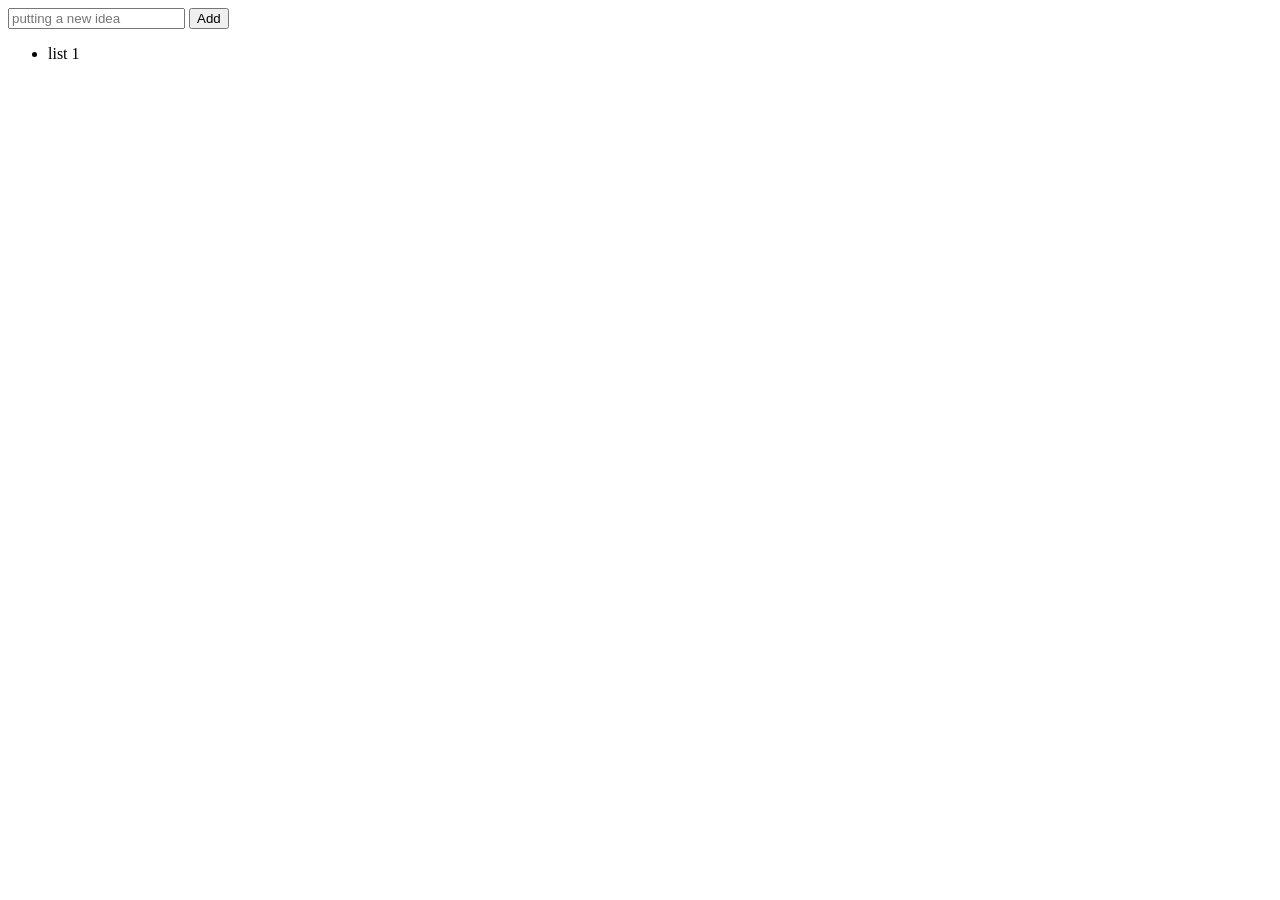
<file: PROGRAMMING/index.html>
<!DOCTYPE html>
<html lang="en">
<head>
    <meta charset="UTF-8">
    <meta name="viewport" content="width=device-width, initial-scale=1.0">
    <title>DOM Manipulation Examples</title>
    <link rel="stylesheet" href="style.css">
</head>
<body>
    <div class="InputSection">
        <input type="text" placeholder="putting a new idea">
        <button class="addBt">Add</button>
    </div>
    <ul class="Ideas">
        <li>list 1</li>
    </ul>
    <script src="script.js"></script>
</body>
</html>
</file>
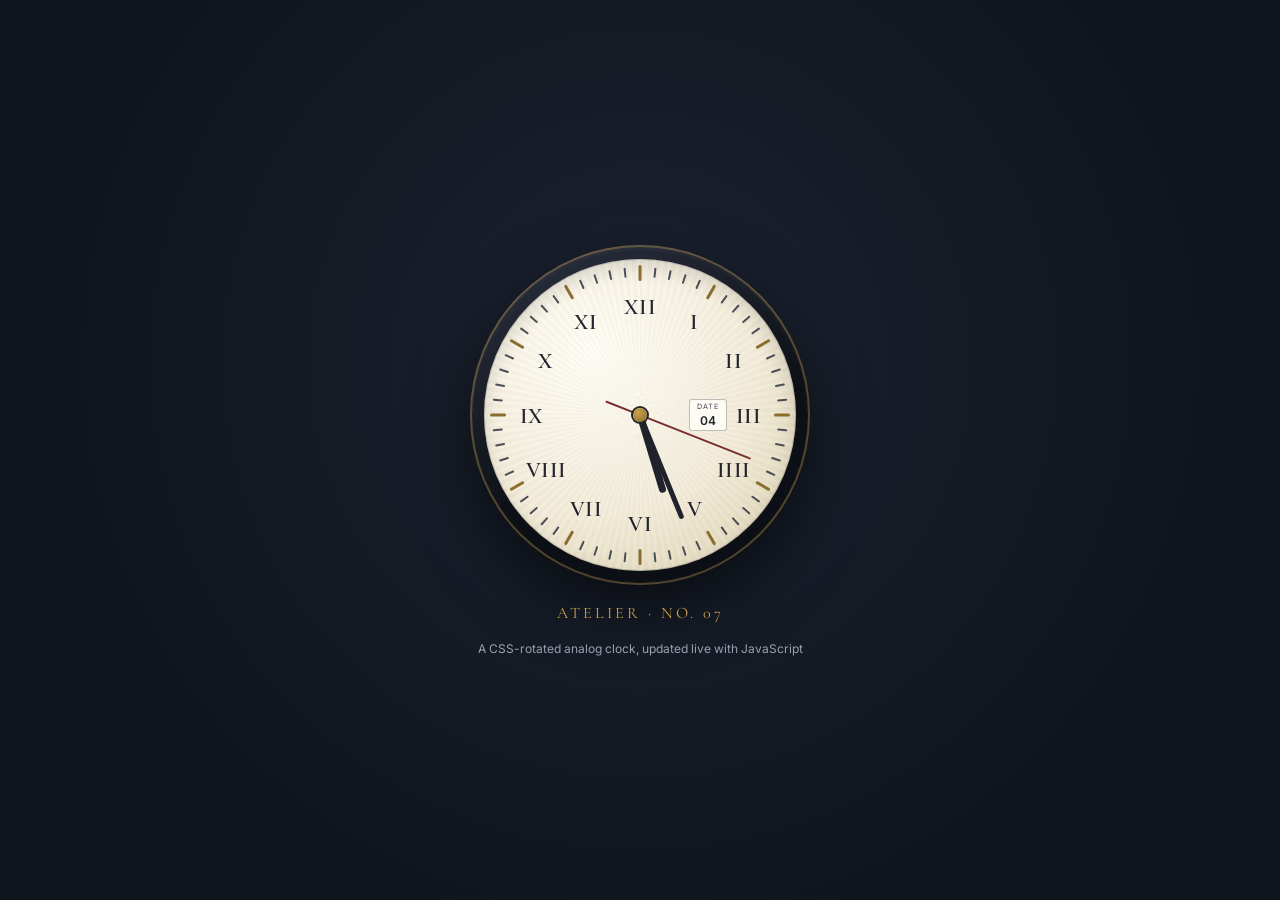
<file: PROGRAMMING/main.html>
<!DOCTYPE html>
<html lang="en">
<head>
  <meta charset="UTF-8" />
  <meta name="viewport" content="width=device-width, initial-scale=1.0" />
  <title>Analog Clock — HTML, CSS &amp; JavaScript Tutorial</title>

  <!-- Google Fonts: a serif face for the watch-style numerals, a sans face for UI text -->
  <link rel="preconnect" href="https://fonts.googleapis.com" />
  <link
    href="https://fonts.googleapis.com/css2?family=Cormorant+Garamond:wght@500;600;700&family=Inter:wght@400;500;600&display=swap"
    rel="stylesheet"
  />

  <link rel="stylesheet" href="main.css" />
</head>
<body>

  <main class="stage">

    <!--
      The clock has 3 layers:
        1. .clock-face   -> the dial itself (background, ticks, numerals, date window)
        2. .hand-container -> one per hand; each is a full-size, invisible square that
           we ROTATE. Rotating a full-size wrapper around its own center is the same
           as rotating its contents around the clock's center — this is the trick
           that makes the hand math simple in main.js.
        3. .center-cap   -> the little cap pin in the middle, on top of everything
    -->
    <div class="clock" id="clock">
      <div class="clock-face" id="clockFace">

        <!-- Tick marks (60 of them) and numerals (I–XII) are injected by main.js,
             so we don't have to hand-write 72 divs here. -->

        <div class="date-window">
          <span class="date-window__label">DATE</span>
          <span id="dateNumber">--</span>
        </div>

        <div class="hand-container" id="hourHand">
          <div class="hand hand--hour"></div>
        </div>

        <div class="hand-container" id="minuteHand">
          <div class="hand hand--minute"></div>
        </div>

        <div class="hand-container" id="secondHand">
          <div class="hand hand--second"></div>
          <div class="hand hand--second-tail"></div>
        </div>

        <div class="center-cap"></div>
      </div>
    </div>

    <p class="brand">ATELIER <span>·</span> No. 07</p>
    <p class="caption">A CSS-rotated analog clock, updated live with JavaScript</p>
  </main>

  <script src="main.js"></script>
</body>
</html>
</file>
<file: PROGRAMMING/style.css>
.style {
    color: rgb(157, 0, 255);
    font-size: 20px;
    font-weight: bold;
    background-color: rgb(85, 218, 255);
}
</file>
<file: PROGRAMMING/main.css>
/* ==========================================================================
   Analog Clock — Stylesheet
   Design idea: a small, quiet "wristwatch" dial — ivory face, brass/gold
   hour markers, an oxblood sweeping second hand — sitting on a dark stage.
   ========================================================================== */

:root {
  /* ---- Color tokens ---- */
  --bg-1: #10141c;
  --bg-2: #1b2230;
  --face: #f3ecd9;
  --face-shadow: #d9cfae;
  --ink: #20232b;
  --ink-soft: #4b4e57;
  --gold: #c9a24b;
  --gold-dark: #8a6d2f;
  --wine: #7a2e2e;
  --text-muted: #9aa0ad;

  /* ---- Sizing ---- */
  --clock-size: 340px;
}

* {
  box-sizing: border-box;
}

html, body {
  height: 100%;
}

body {
  margin: 0;
  min-height: 100vh;
  display: flex;
  align-items: center;
  justify-content: center;
  font-family: "Inter", sans-serif;
  background:
    radial-gradient(circle at 50% 40%, var(--bg-2), var(--bg-1) 70%);
  color: var(--text-muted);
}

.stage {
  display: flex;
  flex-direction: column;
  align-items: center;
  gap: 18px;
}

/* ==========================================================================
   Clock shell — the dark bezel around the dial
   ========================================================================== */

.clock {
  width: var(--clock-size);
  height: var(--clock-size);
  border-radius: 50%;
  padding: 14px;
  background:
    linear-gradient(155deg, #2b3140, #0c0f15 60%);
  box-shadow:
    0 25px 60px rgba(0, 0, 0, 0.55),
    inset 0 0 0 2px rgba(201, 162, 75, 0.35),
    inset 0 2px 6px rgba(255, 255, 255, 0.08);
}

/* ==========================================================================
   Clock face — the dial
   ========================================================================== */

.clock-face {
  position: relative;
  width: 100%;
  height: 100%;
  border-radius: 50%;
  background:
    repeating-conic-gradient(
      from 0deg,
      rgba(0, 0, 0, 0.02) 0deg 1.5deg,
      rgba(255, 255, 255, 0.02) 1.5deg 3deg
    ),
    radial-gradient(circle at 35% 30%, #fffdf6, var(--face) 55%, var(--face-shadow) 100%);
  box-shadow:
    inset 0 0 0 1px rgba(0, 0, 0, 0.15),
    inset 0 8px 18px rgba(0, 0, 0, 0.12);
}

/* ---- Ticks (generated by main.js) ----
   Each tick lives inside a full-size wrapper that gets rotated; see the
   comment in main.html / main.js for why that keeps the math simple. */

.tick-wrapper {
  position: absolute;
  inset: 0;
}

.tick {
  position: absolute;
  top: 8px;
  left: 50%;
  width: 2px;
  height: 10px;
  background: var(--ink-soft);
  transform: translateX(-50%);
  border-radius: 2px;
}

.tick--hour {
  top: 6px;
  width: 3px;
  height: 16px;
  background: var(--gold-dark);
}

/* ---- Numerals (generated by main.js) ---- */

.numeral-wrapper {
  position: absolute;
  inset: 0;
}

.numeral {
  position: absolute;
  top: 34px;
  left: 50%;
  transform: translate(-50%, 0) rotate(var(--counter-rotate, 0deg));
  font-family: "Cormorant Garamond", serif;
  font-weight: 600;
  font-size: 1.4rem;
  color: var(--ink);
  letter-spacing: 0.5px;
}

/* ---- Date window, like a small aperture on a real watch dial ---- */

.date-window {
  position: absolute;
  top: 50%;
  right: 22%;
  transform: translateY(-50%);
  display: flex;
  flex-direction: column;
  align-items: center;
  gap: 2px;
  padding: 3px 8px;
  background: #fdfbf4;
  border-radius: 3px;
  box-shadow: inset 0 0 0 1px rgba(0, 0, 0, 0.25);
}

.date-window__label {
  font-size: 0.45rem;
  letter-spacing: 1px;
  color: var(--ink-soft);
}

#dateNumber {
  font-family: "Inter", sans-serif;
  font-weight: 600;
  font-size: 0.75rem;
  color: var(--ink);
}

/* ==========================================================================
   Hands
   Each .hand-container is a FULL-SIZE (100% x 100%) invisible square that
   JavaScript rotates with `transform: rotate(Ndeg)`. Because the wrapper
   is centered exactly on the dial, rotating it also rotates its child
   hand around the dial's center point — no manual offset math needed.
   ========================================================================== */

.hand-container {
  position: absolute;
  inset: 0;
  display: flex;
  justify-content: center;
  transform-origin: 50% 50%;
}

.hand {
  position: absolute;
  bottom: 50%;
  left: 50%;
  transform: translateX(-50%);
  border-radius: 6px;
  transform-origin: bottom center;
}

.hand--hour {
  width: 7px;
  height: 26%;
  background: var(--ink);
}

.hand--minute {
  width: 5px;
  height: 36%;
  background: var(--ink);
}

.hand--second {
  width: 2px;
  height: 38%;
  background: var(--wine);
}

/* the short counterweight tail behind the second hand's pivot */
.hand--second-tail {
  position: absolute;
  top: 50%;
  left: 50%;
  transform: translate(-50%, 0);
  width: 2px;
  height: 12%;
  background: var(--wine);
  border-radius: 6px;
}

.center-cap {
  position: absolute;
  top: 50%;
  left: 50%;
  width: 14px;
  height: 14px;
  transform: translate(-50%, -50%);
  background: radial-gradient(circle at 35% 30%, var(--gold), var(--gold-dark));
  border-radius: 50%;
  box-shadow: 0 0 0 2px var(--ink);
  z-index: 10;
}

/* ==========================================================================
   Labels under the clock
   ========================================================================== */

.brand {
  margin: 0;
  font-family: "Cormorant Garamond", serif;
  font-size: 1rem;
  letter-spacing: 3px;
  color: var(--gold);
  text-transform: uppercase;
}

.brand span {
  color: var(--text-muted);
}

.caption {
  margin: 0;
  font-size: 0.75rem;
  color: var(--text-muted);
  text-align: center;
}

/* ==========================================================================
   Small screens
   ========================================================================== */

@media (max-width: 400px) {
  :root {
    --clock-size: 280px;
  }
}
</file>
